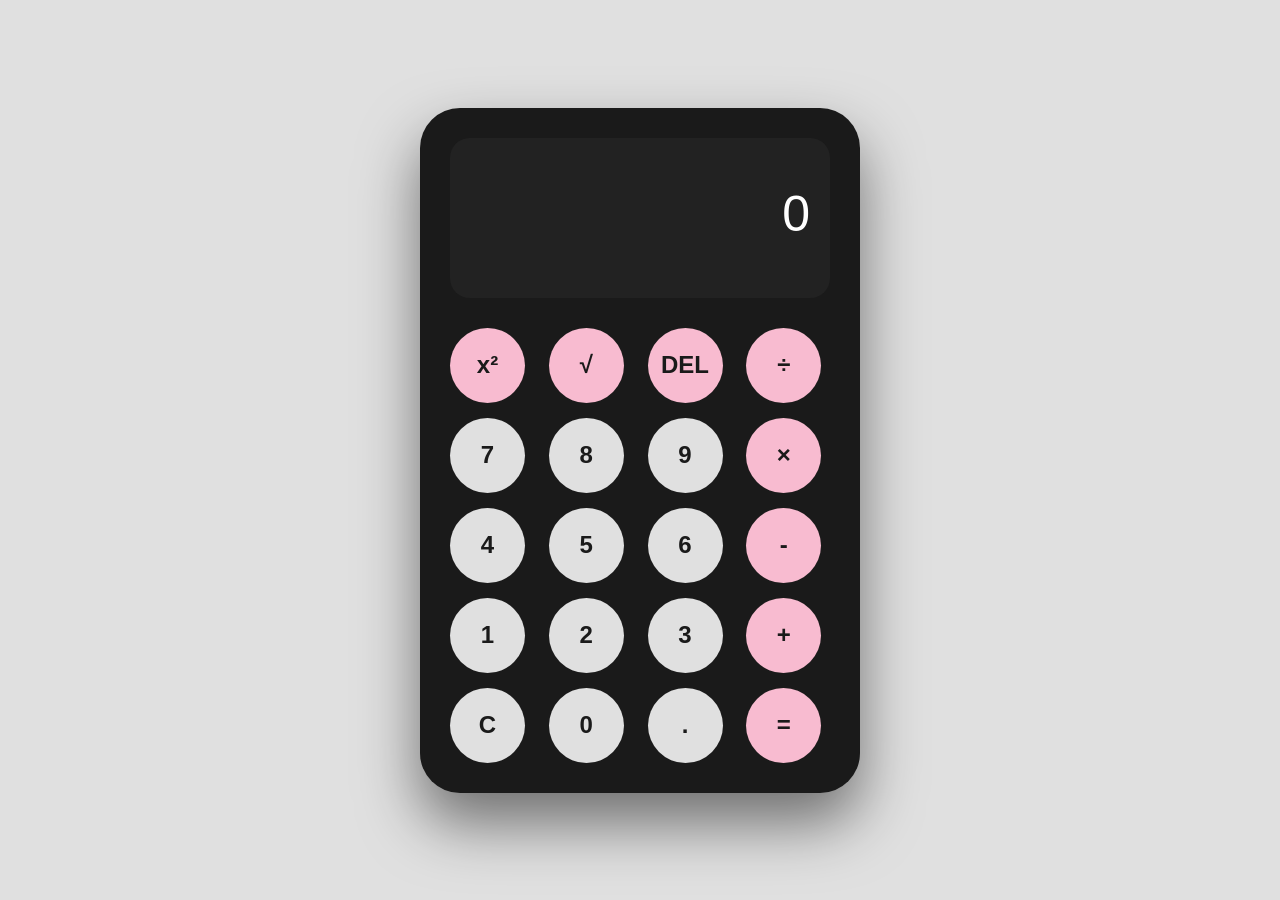
<file: Calculator/index.html>
<!DOCTYPE html>
<html lang="en">
<head>
    <meta charset="UTF-8">
    <meta name="viewport" content="width=device-width, initial-scale=1.0">
    <title>Standard Pink Calculator</title>
    <link rel="stylesheet" href="style.css">
</head>
<body>

    <div class="calculator">
    <div class="display">
        <div id="op-view" style="font-size: 18px; color: #F8BBD0; min-height: 22px; text-align: right; margin-bottom: 5px;"></div>
        <div id="display">0</div>
    </div>
    
   <div class="buttons-grid">
    <button class="btn btn-pink" onclick="setOperator('x²')">x²</button>
    <button class="btn btn-pink" onclick="setOperator('√')">√</button>
    <button class="btn btn-pink" onclick="deleteLast()">DEL</button>
    <button class="btn btn-pink" onclick="setOperator('÷')">÷</button>

    <button class="btn btn-grey" onclick="appendNumber('7')">7</button>
    <button class="btn btn-grey" onclick="appendNumber('8')">8</button>
    <button class="btn btn-grey" onclick="appendNumber('9')">9</button>
    <button class="btn btn-pink" onclick="setOperator('x')">×</button>

    <button class="btn btn-grey" onclick="appendNumber('4')">4</button>
    <button class="btn btn-grey" onclick="appendNumber('5')">5</button>
    <button class="btn btn-grey" onclick="appendNumber('6')">6</button>
    <button class="btn btn-pink" onclick="setOperator('-')">-</button>

    <button class="btn btn-grey" onclick="appendNumber('1')">1</button>
    <button class="btn btn-grey" onclick="appendNumber('2')">2</button>
    <button class="btn btn-grey" onclick="appendNumber('3')">3</button>
    <button class="btn btn-pink" onclick="setOperator('+')">+</button>

    <button class="btn btn-grey" onclick="clearDisplay()">C</button>
    <button class="btn btn-grey" onclick="appendNumber('0')">0</button>
    <button class="btn btn-grey" onclick="appendNumber('.')">.</button>
    <button class="btn btn-pink" onclick="calculate()">=</button>
</div>
</div>

    <script src="script.js"></script>
</body>
</html>
</file>
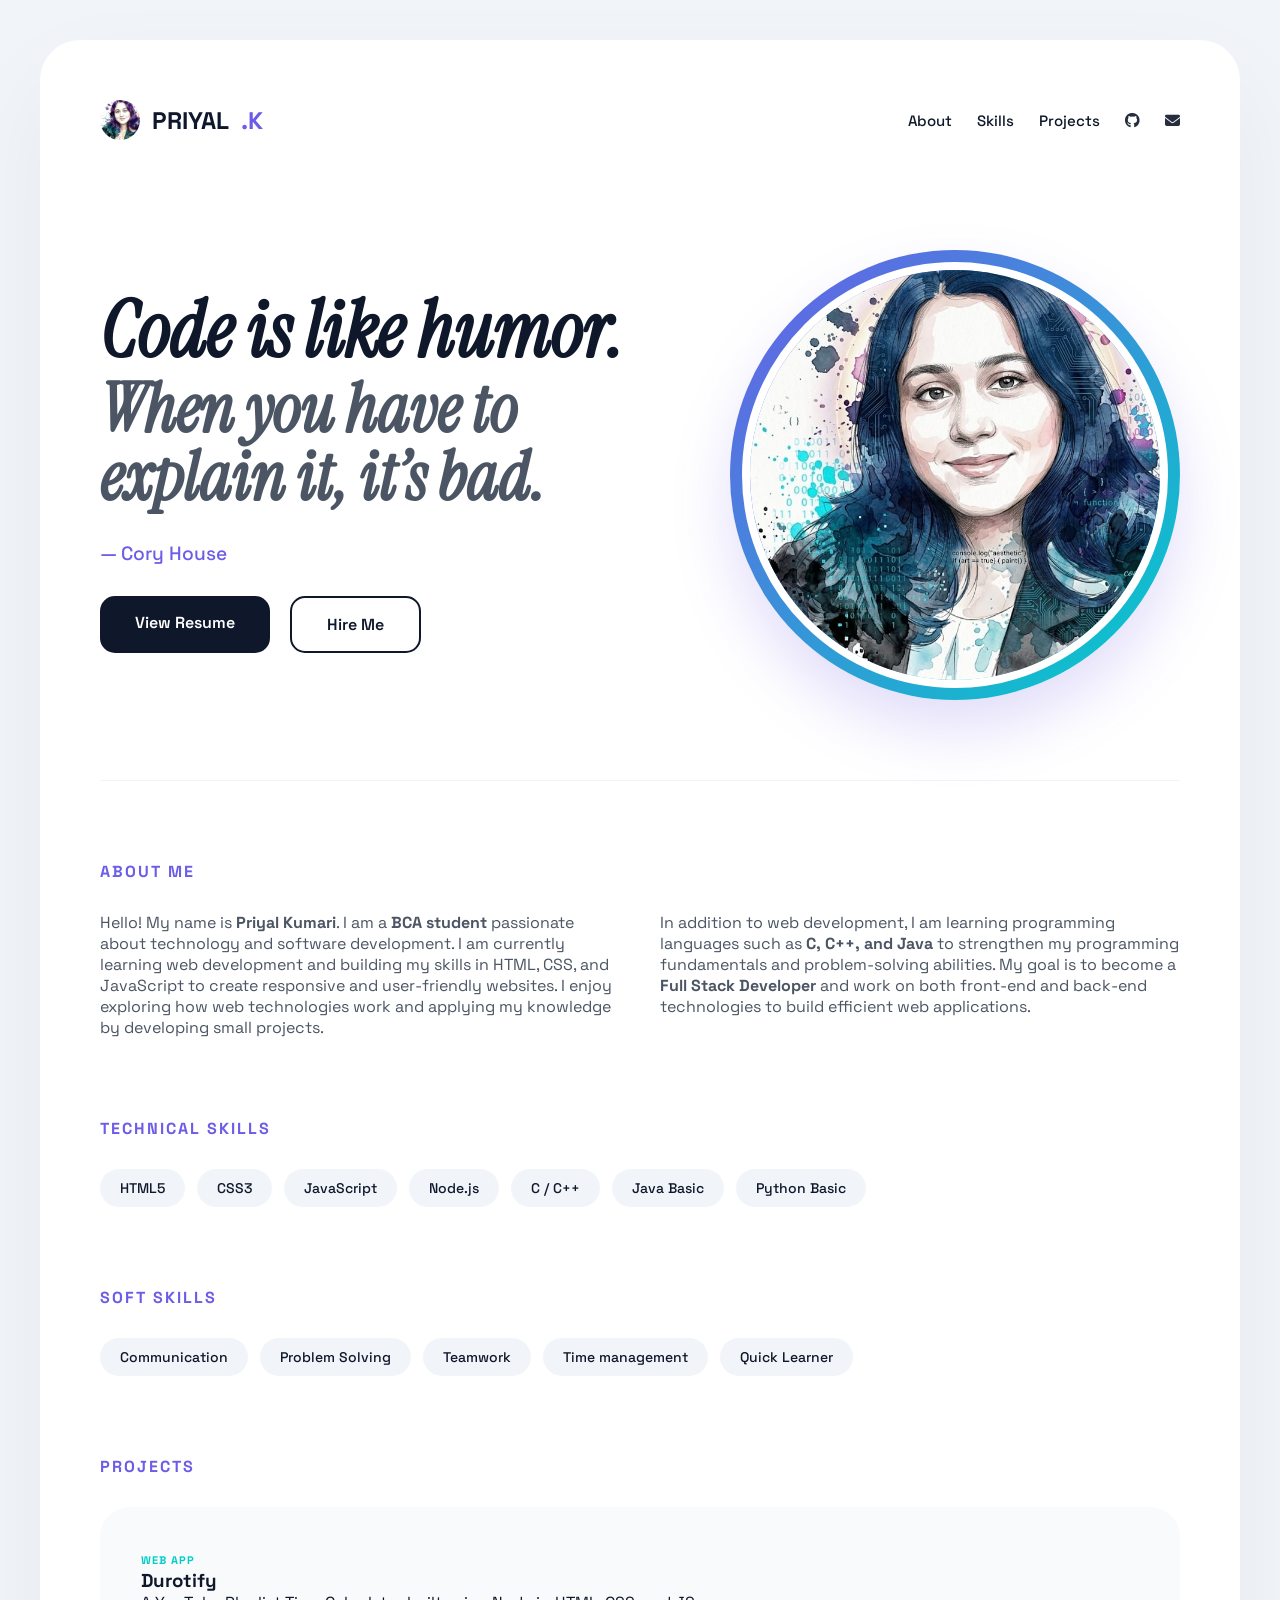
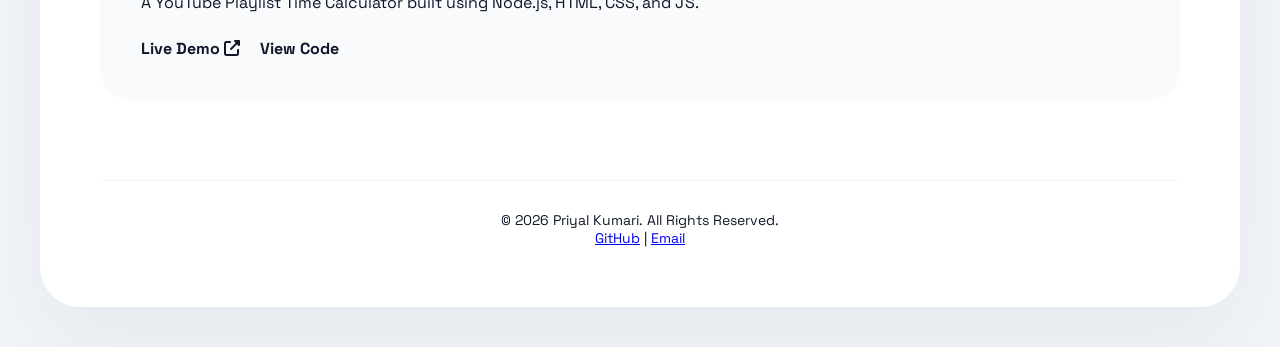
<file: Portfolio/index.html>
<!DOCTYPE html>
<html lang="en">
<head>
    <meta charset="UTF-8">
    <meta name="viewport" content="width=device-width, initial-scale=1.0">
    <title>Priyal Kumari | Portfolio</title>
    <link rel="stylesheet" href="https://cdnjs.cloudflare.com/ajax/libs/font-awesome/6.4.0/css/all.min.css">
    <link href="https://fonts.googleapis.com/css2?family=Space+Grotesk:wght@300;500;700&family=Instrument+Serif:ital@1&display=swap" rel="stylesheet">
    <link rel="stylesheet" href="style.css">
</head>
<body>

    <div class="portfolio-container">
        <nav>
    <div class="brand-logo">
        <img src="profile.jpg" class="logo-pic" alt="Logo">
        PRIYAL<span>.K</span>
    </div>    
    <ul class="nav-links">
        <li><a href="#about">About</a></li>
        <li><a href="#skills">Skills</a></li>
        <li><a href="#projects">Projects</a></li>
        <li><a href="https://github.com/priyal731" target="_blank" class="nav-icon"><i class="fab fa-github"></i></a></li>
        <li><a href="mailto:priyal.kr07@gmail.com" class="nav-icon"><i class="fas fa-envelope"></i></a></li>
    </ul>
    
</nav>

        <main class="hero">
            <div class="hero-content">
                <h1 class="quote">Code is like humor.</h1>
                <h1 class="quote-sub">When you have to explain it, it’s bad.</h1>
                <p class="author">— Cory House</p>
                
                <div class="cta-group">
                    <a href="c:\Users\VICTUS\OneDrive\Documents\PRIYAL KUMARI-CV.docx" target="_blank" class="btn-main">View Resume</a>
                    <a href="mailto:priyal.kr07@gmail.com" class="btn-secondary">Hire Me</a>
                </div>
            </div>

            <div class="hero-image-wrapper">
                <div class="image-border-glow">
                    <img src="myprofile.jpeg" alt="Priyal Kumari" class="coder-profile-pic">
                </div>
            </div>
        </main>

        <section id="about" class="section">
            <h2 class="section-title">About Me</h2>
            <div class="about-grid">
                <p>Hello! My name is <strong> Priyal Kumari</strong>. I am a <strong>BCA student</strong> passionate about technology and software development. I am currently learning web development and building my skills in HTML, CSS, and JavaScript to create responsive and user-friendly websites. I enjoy exploring how web technologies work and applying my knowledge by developing small projects.</p>
                <p>In addition to web development, I am learning programming languages such as <strong>C, C++, and Java</strong> to strengthen my programming fundamentals and problem-solving abilities. My goal is to become a <strong>Full Stack Developer</strong> and work on both front-end and back-end technologies to build efficient web applications.</p>
            </div>
        </section>

        <section id="skills" class="section">
            <h2 class="section-title">Technical Skills</h2>
            <ul class="skills-list">
                <li>HTML5</li>
                <li>CSS3</li>
                <li>JavaScript</li>
                <li>Node.js</li>
                <li>C / C++</li>
                <li>Java Basic </li>
                <li>Python Basic</li>
            </ul>

        </section>
        <section id="skills" class="section">
            <h2 class="section-title">Soft Skills</h2>
            <ul class="skills-list">
                <li>Communication</li>
                <li>Problem Solving</li>
                <li>Teamwork</li>
                <li>Time management</li>
                <li>Quick Learner </li>
               
            </ul>
        </section>

        <section id="projects" class="section">
            <h2 class="section-title">Projects</h2>
            <div class="project-card">
                <span class="card-tag">WEB APP</span>
                <h3>Durotify</h3>
                <p>A YouTube Playlist Time Calculator built using Node.js, HTML, CSS, and JS.</p>
                <div class="project-links">
                    <a href="https://duratiofy.onrender.com" target="_blank">Live Demo <i class="fas fa-external-link-alt"></i></a>
                    <a href="https://github.com/priyal731/playlist-time-cal" target="_blank">View Code</a>
                </div>
            </div>
        </section>

         <footer class="footer">
        <p>&copy; 2026 Priyal Kumari. All Rights Reserved.</p>
        <div class="footer-links">
            <a href="https://github.com/priyal731" target="_blank">GitHub</a> |
            <a href="mailto:priyal.kr07@gmail.com">Email</a>
       </div>
</footer>  
    </div>
    
</body>

<script>
    document.addEventListener('contextmenu', function(e) {
        e.preventDefault();
    });
    document.onkeydown = function(e) {
        if (e.ctrlKey && (e.keyCode === 83 || e.keyCode === 85)) {
            return false;
        }
    };
</script>

</html>
</file>
<file: Calculator/style.css>
body {
    background-color: #E0E0E0;
    display: flex;
    justify-content: center;
    align-items: center;
    height: 100vh;
    margin: 0;
    font-family: 'Segoe UI', Tahoma, Geneva, Verdana, sans-serif;
}

.calculator {
    background-color: #1A1A1A;
    width: 380px; 
    padding: 30px;
    border-radius: 40px;
    box-shadow: 0 30px 60px rgba(0,0,0,0.5);
}

.display {
    background-color: #222;
    color: #FFF;
    font-size: 50px; 
    text-align: right;
    padding: 20px;
    border-radius: 20px;
    margin-bottom: 30px;
    min-height: 120px;
    overflow: hidden;
}

.buttons-grid {
    display: grid;
    grid-template-columns: repeat(4, 1fr);
    gap: 15px;
}

.btn {
    height: 75px;
    width: 75px;
    border-radius: 50%;
    border: none;
    font-size: 24px;
    font-weight: bold;
    cursor: pointer;
    transition: all 0.2s ease;
}

.btn-grey {
    background-color: #E0E0E0;
    color: #1A1A1A;
}

.btn-pink {
    background-color: #F8BBD0; 
    color: #1A1A1A;
}

.btn:hover {
    transform: translateY(-3px);
    filter: brightness(1.1);
}

.btn:active, .btn:focus {
    background-color: #FCE4EC !important; 
    transform: scale(0.9);
    outline: none;
    transition: 0.1s ease; 
}
</file>
<file: Portfolio/style.css>
:root {
    --primary: #6c5ce7;
    --accent: #00cec9;
    --dark: #0f172a;
    --white: #ffffff;
    --grey: #4b5563;
}


* {
    margin: 0;
    padding: 0;
    box-sizing: border-box;
    scroll-behavior: smooth;
}

body {
    background-color: #f1f5f9;
    font-family: 'Space Grotesk', sans-serif;
    color: var(--dark);
    display: flex;
    justify-content: center;
    padding: 40px 20px;
    overflow-x: hidden; /*handle Overflow content*/
}

.portfolio-container {
    background: var(--white);
    width: 100%;
    max-width: 1200px;
    border-radius: 40px;
    box-shadow: 0 40px 100px rgba(0,0,0,0.05);
    padding: 60px;
}

/* --- Navigation --- */
nav {
    display: flex;
    justify-content: space-between;
    align-items: center;
    margin-bottom: 50px;
}

.brand-logo {
    display: flex;
    align-items: center;
    gap: 12px;
    font-size: 24px;
    font-weight: 700;
}

.logo-pic {
    width: 40px;
    height: 40px;
    border-radius: 50%;
    object-fit: cover;
}

.brand-logo span { color: var(--primary); }

/* Navigation Links & Icons */
.nav-links {
    display: flex;
    list-style: none;
    gap: 25px;
    align-items: center;
}

.nav-links a {
    text-decoration: none;
    color: var(--dark);
    font-weight: 500;
    font-size: 15px;
    transition: 0.3s ease;
}

/* Small Icons Style (GitHub & Email) */
.nav-icon {
    font-size: 20px;
    opacity: 0.9;
}

.nav-links a:hover {
    color: var(--primary);
    opacity: 1;
    transform: translateY(-2px); 
}


.quote {
    font-family: 'Instrument Serif', serif;
    font-size: 4.8rem;
    font-style: italic;
    line-height: 0.9;
    color: var(--dark);
    margin: 0;
}

.quote-sub {
    font-family: 'Instrument Serif', serif;
    font-size: 4.2rem;
    font-style: italic;
    line-height: 1;
    color: var(--grey);
    margin-top: 5px;
}


.hero {
    display: flex;
    align-items: center;
    justify-content: space-between;
    gap: 40px;
    padding: 60px 0;
}


.hero {
    display: flex;
    align-items: center;
    justify-content: space-between;
    gap: 40px;
    padding-bottom: 80px;
    border-bottom: 1px solid #f1f5f9;
}

.hero-content {
    flex: 1.3;
}

.quote {
    font-family: 'Instrument Serif', serif;
    font-size: 4.8rem; /* Large size */
    font-style: italic;
    line-height: 0.9;
    color: var(--dark);
}

.quote-sub {
    font-family: 'Instrument Serif', serif;
    font-size: 4.2rem;
    font-style: italic;
    line-height: 1;
    margin-top: 10px;
    color: var(--grey);
}

.author {
    font-weight: 500;
    color: var(--primary);
    font-size: 1.2rem;
    margin: 30px 0;
}

/* --- BIG PROFILE PIC (RIGHT) --- */
.hero-image-wrapper {
    flex: 1;
    display: flex;
    justify-content: flex-end;
}

.image-border-glow {
    width: 450px; 
    height: 450px; 
    border-radius: 50%;
    padding: 12px;
    background: linear-gradient(135deg, var(--primary), var(--accent));
    box-shadow: 0 30px 60px rgba(108, 92, 231, 0.2);
    transition: transform 0.4s ease;
}

.image-border-glow:hover {
    transform: scale(1.02) rotate(2deg);
}

.coder-profile-pic {
    width: 100%;
    height: 100%;
    border-radius: 50%;
    object-fit: cover;
    border: 8px solid var(--white);
}

/* --- Buttons --- */
.cta-group {
    display: flex;
    gap: 20px;
}

.btn-main {
    background: var(--dark);
    color: var(--white);
    padding: 16px 35px;
    border-radius: 15px;
    text-decoration: none;
    font-weight: 600;
    transition: 0.3s;
}

.btn-secondary {
    background: transparent;
    color: var(--dark);
    padding: 16px 35px;
    border-radius: 15px;
    text-decoration: none;
    font-weight: 600;
    border: 2px solid var(--dark);
    transition: 0.3s;
}

.btn-main:hover { background: var(--primary); transform: translateY(-5px); }
.btn-secondary:hover { background: var(--dark); color: white; transform: translateY(-5px); }

/* --- Sections --- */
.section { margin-top: 80px; }
.section-title { color: var(--primary); text-transform: uppercase; letter-spacing: 2px; margin-bottom: 30px; font-size: 1rem; }
.about-grid { display: grid; grid-template-columns: 1fr 1fr; gap: 40px; color: var(--grey); }

.skills-list { list-style: none; display: flex; flex-wrap: wrap; gap: 12px; }
.skills-list li { background: #f1f5f9; padding: 10px 20px; border-radius: 50px; font-weight: 500; font-size: 14px; transition: 0.3s; }
.skills-list li:hover { background: var(--primary); color: white; }

.project-card { background: #f8fafc; padding: 40px; border-radius: 30px; transition: 0.3s; border: 1px solid transparent; }
.project-card:hover { border-color: var(--accent); background: white; box-shadow: 0 20px 40px rgba(0,0,0,0.05); }
.card-tag { color: var(--accent); font-weight: 800; font-size: 11px; letter-spacing: 1px; }
.project-links { margin-top: 25px; display: flex; gap: 20px; }
.project-links a { text-decoration: none; color: var(--dark); font-weight: 700; }

.footer { text-align: center; margin-top: 80px; padding-top: 30px; border-top: 1px solid #f1f5f9; font-size: 14px; }

/* Responsive */
@media (max-width: 850px) {
    body {
        padding: 10px; 

    .portfolio-container {
        padding: 30px 15px; 
        border-radius: 20px;
    }

    nav {
        flex-direction: column; 
        gap: 20px;
        margin-bottom: 30px;
    }

    .hero {
        flex-direction: column-reverse; 
        text-align: center;
        gap: 20px;
        padding: 20px 0 40px 0;
    }

    .hero-content {
        width: 100%;
    }

   
    .quote {
        font-size: 2.2rem !important; 
        line-height: 1.1;
    }

    .quote-sub {
        font-size: 1.8rem !important;
        margin-top: 5px;
    }

    /* --- MOBILE IMAGE SIZE FIX --- */
    .hero-image-wrapper {
        justify-content: center;
        width: 100%;
    }

    .image-border-glow {
        width: 280px !important; 
        height: 280px !important;
        padding: 8px;
    }

   
    .cta-group {
        flex-direction: column;
        gap: 12px;
        align-items: center;
    }

    .btn-main, .btn-secondary {
        width: 100%;
        max-width: 300px;
        padding: 14px;
    }

    .about-grid {
        grid-template-columns: 1fr;
        gap: 20px;
    }
}

@media (max-width: 480px) {
    .quote { font-size: 1.8rem !important; }
    .image-border-glow { width: 220px !important; height: 220px !important; }
}
}
</file>
